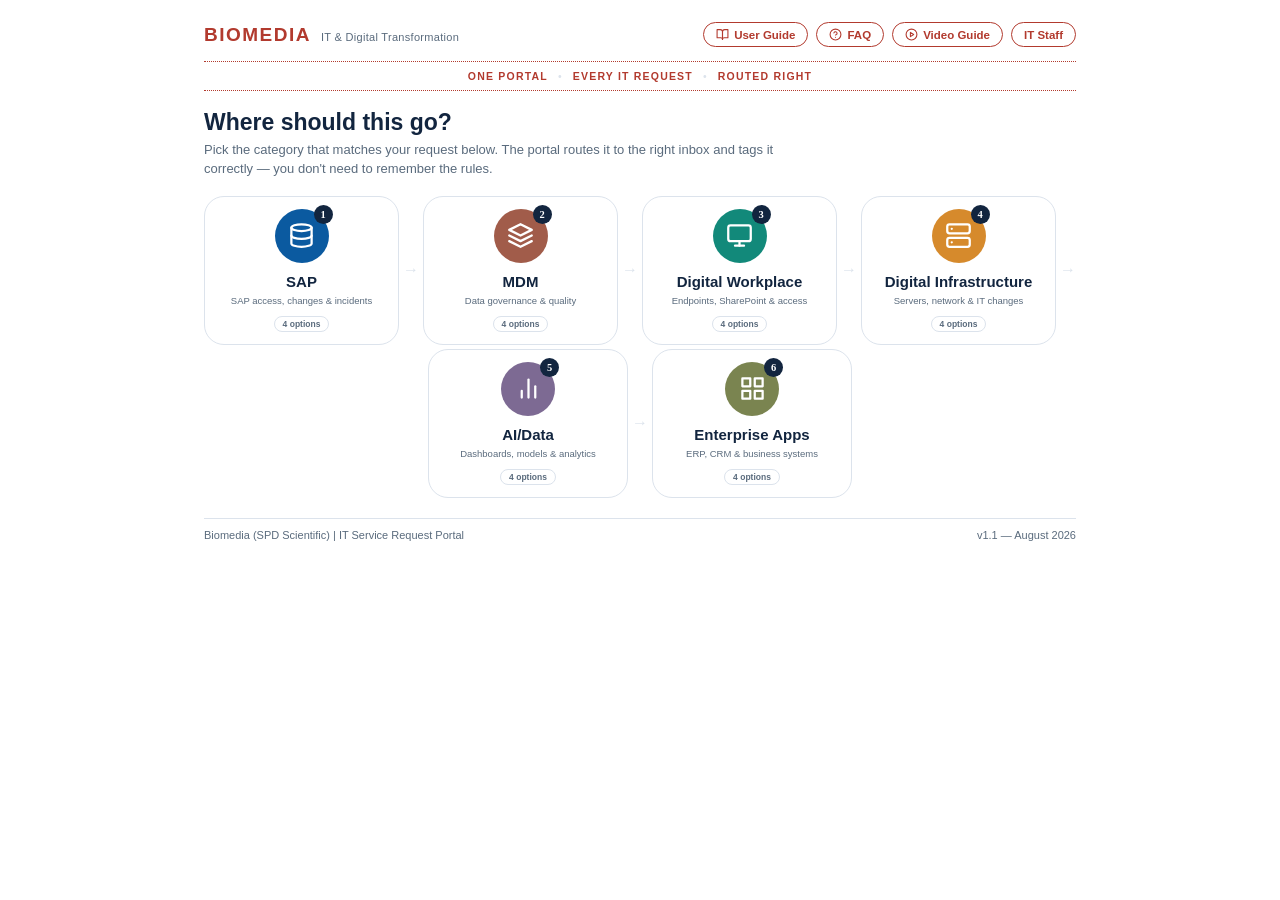
<file: Existing_Portal_Integrated.html>
<!DOCTYPE html>
<html lang="en">
<head>
<meta charset="UTF-8" />
<meta name="viewport" content="width=device-width, initial-scale=1.0" />
<title>IT Service Request Portal — Biomedia</title>
<style>
  :root {
    --cream: #FFFFFF;
    --ink: #12253F;
    --grey: #5A6B7D;
    --border: #DCE3EC;
    --red: #B23A2E;
    --red-light: #F0B8AE;
    --red-pale: #FBEDEA;
    --amber: #D68A2C;
    --blue: #0B5AA0;
    --teal: #12897A;
    --plum: #7D6A93;
    --olive: #7A8450;
    --terracotta: #A15C4A;
    --white: #FFFFFF;
  }

  * { box-sizing: border-box; }

  body {
    margin: 0;
    background: var(--cream);
    color: var(--ink);
    font-family: 'Helvetica Neue', Arial, Helvetica, sans-serif;
    -webkit-font-smoothing: antialiased;
  }

  .wrap {
    max-width: min(920px, 94vw);
    margin: 0 auto;
    padding: clamp(14px, 3vw, 22px) clamp(14px, 4vw, 24px) 40px;
  }

  .scale-container {
    transform-origin: top left;
    width: 100%;
  }

  .brand-header {
    display: flex;
    align-items: center;
    justify-content: space-between;
    flex-wrap: wrap;
    gap: 10px;
    margin-bottom: 14px;
  }

  .brand-header-left {
    display: flex;
    align-items: baseline;
    gap: 10px;
  }

  .brand-header-links {
    display: flex;
    gap: 8px;
  }

  .header-link {
    display: inline-flex;
    align-items: center;
    gap: 5px;
    font-size: 11.5px;
    font-weight: bold;
    color: var(--red);
    text-decoration: none;
    border: 1.3px solid var(--red);
    border-radius: 20px;
    padding: 5px 12px;
    transition: background 0.15s ease, color 0.15s ease;
    white-space: nowrap;
  }

  .header-link svg {
    width: 13px;
    height: 13px;
  }

  .header-link:hover {
    background: var(--red);
    color: var(--white);
  }

  .brand-word {
    font-family: 'Helvetica Neue', Arial, sans-serif;
    font-weight: 800;
    font-size: 19px;
    letter-spacing: 1.5px;
    color: var(--red);
  }

  .brand-sub {
    font-size: 11px;
    color: var(--grey);
    letter-spacing: 0.3px;
  }

  .tagline-banner {
    display: flex;
    align-items: center;
    justify-content: center;
    gap: 10px;
    flex-wrap: wrap;
    padding: 8px 12px;
    margin-bottom: 18px;
    border-top: 1px dotted var(--red);
    border-bottom: 1px dotted var(--red);
    font-size: 10.5px;
    font-weight: bold;
    letter-spacing: 1.2px;
    color: var(--red);
  }

  .tagline-banner .dot {
    color: var(--border);
    font-weight: normal;
  }

  h1 {
    font-family: 'Helvetica Neue', Arial, sans-serif;
    font-size: 23px;
    line-height: 1.15;
    margin: 0 0 6px;
    font-weight: 700;
    color: var(--ink);
  }

  .subtitle {
    color: var(--grey);
    font-size: 13px;
    line-height: 1.4;
    max-width: 620px;
    margin-bottom: 18px;
  }

  .step-label {
    font-size: 10px;
    font-weight: bold;
    letter-spacing: 1px;
    color: var(--grey);
    text-transform: uppercase;
    margin: 16px 0 8px;
    display: flex;
    align-items: center;
    gap: 10px;
  }

  .step-label .num {
    width: 20px;
    height: 20px;
    border-radius: 50%;
    background: var(--ink);
    color: var(--white);
    font-size: 11px;
    display: inline-flex;
    align-items: center;
    justify-content: center;
    font-family: Georgia, serif;
  }

  /* Category cards */
  /* Icon flow row */
  .flow-row {
    display: flex;
    flex-wrap: wrap;
    align-items: stretch;
    justify-content: center;
    gap: 4px;
    margin-bottom: 18px;
  }

  .step-card {
    flex: 1 1 176px;
    max-width: 200px;
    background: var(--white);
    border: 1.5px solid var(--border);
    border-radius: 20px;
    padding: 12px 10px;
    cursor: pointer;
    text-align: center;
    transition: box-shadow 0.15s ease, border-color 0.15s ease;
    position: relative;
  }

  .step-card:hover {
    box-shadow: 0 3px 14px rgba(11,90,160,0.10);
  }

  .step-card.active {
    border-color: var(--step-accent, var(--red));
    box-shadow: 0 0 0 2px var(--step-accent, var(--red));
    background: var(--red-pale);
  }

  .step-badge {
    width: 54px;
    height: 54px;
    border-radius: 50%;
    background: var(--step-accent, var(--red));
    display: flex;
    align-items: center;
    justify-content: center;
    margin: 0 auto 10px;
    position: relative;
  }

  .step-badge svg {
    width: 27px;
    height: 27px;
  }

  .step-num {
    position: absolute;
    top: -4px;
    right: -4px;
    width: 19px;
    height: 19px;
    border-radius: 50%;
    background: var(--ink);
    color: var(--white);
    font-size: 10.5px;
    font-weight: bold;
    display: flex;
    align-items: center;
    justify-content: center;
    font-family: Georgia, serif;
  }

  .step-title {
    font-size: 15px;
    font-weight: bold;
    color: var(--ink);
    margin-bottom: 3px;
    line-height: 1.25;
  }

  .step-desc {
    font-size: 9.5px;
    color: var(--grey);
    line-height: 1.3;
    margin-bottom: 6px;
  }

  .step-count {
    display: inline-block;
    font-size: 8.5px;
    font-weight: bold;
    padding: 2px 8px;
    border-radius: 20px;
    background: var(--cream);
    color: var(--grey);
    border: 1px solid var(--border);
  }

  .arrow-connector {
    display: flex;
    align-items: center;
    justify-content: center;
    color: var(--border);
    font-size: 16px;
    flex: 0 0 14px;
  }

  @media (max-width: 700px) {
    .arrow-connector { display: none; }
  }

  /* Small phones: tighten the header, tagline, and step cards further */
  @media (max-width: 480px) {
    .brand-word { font-size: 16px; }
    .brand-sub { font-size: 9.5px; }
    .tagline-banner {
      font-size: 8.5px;
      gap: 6px;
      padding: 6px 8px;
    }
    h1 { font-size: 19px; }
    .subtitle { font-size: 12px; }
    .step-card { flex-basis: 45%; max-width: none; }
    .step-title { font-size: 13px; }
    .step-desc { font-size: 8.5px; }
    .copy-row { grid-template-columns: 44px 1fr auto; }
    .copy-row-label { font-size: 9.5px; }
  }

  .detail-panel {
    background: var(--white);
    border: 1.5px solid var(--border);
    border-radius: 6px;
    padding: 14px;
    margin-bottom: 18px;
  }

  .detail-panel-heading {
    font-size: 12px;
    font-weight: bold;
    color: var(--grey);
    text-transform: uppercase;
    letter-spacing: 0.5px;
    margin-bottom: 10px;
  }

  .cat-grid {
    display: grid;
    grid-template-columns: repeat(2, 1fr);
    gap: 6px;
  }

  @media (max-width: 640px) {
    .cat-grid { grid-template-columns: 1fr; }
  }

  .cat-card {
    background: var(--white);
    border: 1.5px solid var(--border);
    border-left: 5px solid var(--cat-accent, var(--ink));
    border-radius: 4px;
    padding: 6px 30px 6px 10px;
    cursor: pointer;
    transition: box-shadow 0.15s ease, transform 0.1s ease;
    position: relative;
  }

  .cat-card:hover {
    box-shadow: 0 3px 14px rgba(33,28,24,0.08);
  }

  .cat-card.selected {
    box-shadow: 0 0 0 2px var(--cat-accent, var(--ink));
  }

  .cat-card .cat-title {
    font-weight: bold;
    font-size: 12.5px;
    margin-bottom: 2px;
    line-height: 1.25;
  }

  .cat-card .cat-desc {
    font-size: 10.5px;
    color: var(--grey);
    line-height: 1.3;
    margin-bottom: 5px;
    display: -webkit-box;
    -webkit-line-clamp: 1;
    -webkit-box-orient: vertical;
    overflow: hidden;
  }

  .cat-card .cat-meta {
    display: flex;
    gap: 5px;
    flex-wrap: wrap;
  }

  .pill {
    display: inline-block;
    font-size: 9px;
    font-weight: bold;
    padding: 2px 7px;
    border-radius: 20px;
    background: var(--cream);
    color: var(--ink);
    border: 1px solid var(--border);
  }

  .cat-card .check {
    position: absolute;
    top: 9px;
    right: 9px;
    width: 15px;
    height: 15px;
    border-radius: 50%;
    border: 1.5px solid var(--border);
    background: var(--white);
    display: flex;
    align-items: center;
    justify-content: center;
    font-size: 9px;
    color: transparent;
  }

  .cat-card.selected .check {
    background: var(--cat-accent, var(--ink));
    border-color: var(--cat-accent, var(--ink));
    color: var(--white);
  }

  /* Form section */
  .form-panel {
    background: var(--white);
    border: 1.5px solid var(--border);
    border-radius: 4px;
    padding: 26px 28px 28px;
    display: none;
  }

  .form-panel.visible { display: block; }

  .field {
    margin-bottom: 18px;
  }

  .field label {
    display: block;
    font-size: 12px;
    font-weight: bold;
    margin-bottom: 6px;
    color: var(--ink);
  }

  .field .hint {
    font-size: 11px;
    color: var(--grey);
    font-weight: normal;
    margin-left: 4px;
  }

  .field input[type=text],
  .field input[type=email],
  .field select,
  .field textarea {
    width: 100%;
    border: 1.5px solid var(--border);
    border-radius: 3px;
    padding: 10px 12px;
    font-family: Arial, sans-serif;
    font-size: 13.5px;
    color: var(--ink);
    background: var(--cream);
  }

  .field input:focus,
  .field select:focus,
  .field textarea:focus {
    outline: 2px solid var(--red);
    outline-offset: 1px;
    background: var(--white);
  }

  .field textarea {
    min-height: 120px;
    resize: vertical;
    line-height: 1.5;
  }

  .row2 {
    display: grid;
    grid-template-columns: 1fr 1fr;
    gap: 16px;
  }

  @media (max-width: 640px) {
    .row2 { grid-template-columns: 1fr; }
  }

  .template-note {
    font-size: 11.5px;
    color: var(--grey);
    font-style: italic;
    margin-top: -8px;
    margin-bottom: 18px;
  }

  .template-link-banner {
    background: var(--ink);
    border-left: 5px solid var(--red);
    border-radius: 4px;
    padding: 14px 16px;
    margin: -6px 0 18px;
    color: var(--white);
  }

  .template-link-banner .tlb-title {
    font-size: 13px;
    font-weight: bold;
    margin-bottom: 4px;
  }

  .template-link-banner .tlb-desc {
    font-size: 12px;
    color: var(--blue-light, #cfd8e3);
    margin-bottom: 10px;
    line-height: 1.4;
  }

  .template-link-banner a.tlb-btn {
    display: inline-block;
    background: var(--red);
    color: var(--white);
    text-decoration: none;
    font-size: 12.5px;
    font-weight: bold;
    padding: 8px 16px;
    border-radius: 3px;
  }

  .template-link-banner a.tlb-btn:hover {
    background: #9a3126;
  }

  /* routing preview */
  .routing-banner {
    background: var(--ink);
    border-radius: 4px;
    padding: 14px 18px;
    margin-bottom: 22px;
    display: flex;
    align-items: center;
    gap: 14px;
    border-left: 5px solid var(--red);
  }

  .routing-banner .rb-label {
    font-size: 10px;
    font-weight: bold;
    letter-spacing: 1px;
    color: var(--red-light);
    white-space: nowrap;
  }

  .routing-banner .rb-detail {
    font-size: 13px;
    color: var(--white);
    line-height: 1.5;
  }

  .routing-banner .rb-detail b { color: var(--white); }

  .submit-btn {
    background: var(--red);
    color: var(--white);
    border: none;
    border-radius: 3px;
    padding: 13px 26px;
    font-size: 14px;
    font-weight: bold;
    cursor: pointer;
    font-family: Arial, sans-serif;
    transition: background 0.15s ease;
  }

  .submit-btn:hover { background: #9a3126; }

  .submit-btn:disabled {
    background: var(--border);
    color: var(--grey);
    cursor: not-allowed;
  }

  .footer-note {
    font-size: 11px;
    color: var(--grey);
    margin-top: 12px;
    line-height: 1.5;
  }

  .fallback-link {
    margin-top: 14px;
    padding: 12px 14px;
    background: var(--cream);
    border: 1px dashed var(--border);
    border-radius: 3px;
    font-size: 12.5px;
    color: var(--ink);
  }

  .fallback-link a {
    color: var(--red);
    font-weight: bold;
    text-decoration: none;
  }

  .fallback-link a:hover { text-decoration: underline; }

  .attach-field { margin-bottom: 18px; }

  .attach-dropzone {
    border: 1.5px dashed var(--border);
    border-radius: 4px;
    padding: 14px 16px;
    text-align: center;
    cursor: pointer;
    background: var(--cream);
    transition: border-color 0.15s ease, background 0.15s ease;
  }

  .attach-dropzone:hover,
  .attach-dropzone.dragover {
    border-color: var(--red);
    background: var(--red-pale);
  }

  .attach-dropzone .attach-btn-label {
    font-size: 13px;
    font-weight: bold;
    color: var(--red);
  }

  .attach-dropzone .attach-btn-sub {
    font-size: 11px;
    color: var(--grey);
    margin-top: 3px;
  }

  .attach-list {
    margin-top: 10px;
    display: flex;
    flex-wrap: wrap;
    gap: 8px;
  }

  .attach-chip {
    display: inline-flex;
    align-items: center;
    gap: 6px;
    background: var(--white);
    border: 1.3px solid var(--border);
    border-radius: 20px;
    padding: 5px 8px 5px 12px;
    font-size: 12px;
    color: var(--ink);
  }

  .attach-chip .attach-chip-size {
    color: var(--grey);
    font-size: 10.5px;
  }

  .attach-chip button {
    border: none;
    background: var(--border);
    color: var(--ink);
    width: 17px;
    height: 17px;
    border-radius: 50%;
    font-size: 11px;
    line-height: 1;
    cursor: pointer;
    display: inline-flex;
    align-items: center;
    justify-content: center;
    padding: 0;
  }

  .attach-chip button:hover { background: var(--red); color: var(--white); }

  .attach-note {
    margin-top: 10px;
    padding: 10px 12px;
    background: #FBEEDD;
    border-left: 4px solid var(--amber);
    border-radius: 3px;
    font-size: 11.5px;
    color: var(--ink);
    line-height: 1.5;
    display: none;
  }

  .copy-panel {
    margin-top: 14px;
    padding: 16px 18px 14px;
    background: var(--cream);
    border: 1px solid var(--border);
    border-radius: 4px;
  }

  .copy-panel-title {
    font-size: 12px;
    font-weight: bold;
    color: var(--ink);
    margin-bottom: 12px;
  }

  .copy-row {
    display: grid;
    grid-template-columns: 64px 1fr auto;
    align-items: center;
    gap: 10px;
    margin-bottom: 8px;
  }

  .copy-row-body {
    align-items: start;
  }

  .copy-row-label {
    font-size: 11px;
    font-weight: bold;
    color: var(--grey);
    text-transform: uppercase;
    letter-spacing: 0.5px;
  }

  .copy-row-value {
    background: var(--white);
    border: 1px solid var(--border);
    border-radius: 3px;
    padding: 8px 10px;
    font-size: 12.5px;
    color: var(--ink);
    overflow-wrap: break-word;
    white-space: pre-wrap;
  }

  .copy-row-value-body {
    max-height: 140px;
    overflow-y: auto;
    line-height: 1.5;
  }

  .copy-btn {
    background: var(--white);
    border: 1.5px solid var(--ink);
    color: var(--ink);
    border-radius: 3px;
    padding: 7px 14px;
    font-size: 11.5px;
    font-weight: bold;
    cursor: pointer;
    font-family: Arial, sans-serif;
    white-space: nowrap;
    transition: background 0.15s ease, color 0.15s ease;
  }

  .copy-btn:hover {
    background: var(--ink);
    color: var(--white);
  }

  .copy-btn.copied {
    background: var(--red);
    border-color: var(--red);
    color: var(--white);
  }

  .copy-panel-note {
    font-size: 11px;
    color: var(--grey);
    margin-top: 10px;
    line-height: 1.5;
  }

  .empty-hint {
    font-size: 13px;
    color: var(--grey);
    font-style: italic;
    padding: 20px 0;
  }

  .top-footer {
    margin-top: 20px;
    padding-top: 10px;
    border-top: 1px solid var(--border);
    display: flex;
    justify-content: space-between;
    font-size: 11px;
    color: var(--grey);
    flex-wrap: wrap;
    gap: 6px;
  }
</style>
</head>
<body>

<div class="wrap">
<div id="scaleContainer" class="scale-container">
  <div class="brand-header">
    <div class="brand-header-left">
      <div class="brand-word">BIOMEDIA</div>
      <div class="brand-sub">IT &amp; Digital Transformation</div>
    </div>
    <div class="brand-header-links">
      <a class="header-link" href="https://spdscientific.sharepoint.com/:b:/r/sites/LIVES-ITS/Media/ITSM/IT_Service_Request_Portal_User%20Guide.pdf?d=w00b9b0962ddc4fdbb6a967f92edc624e&csf=1&web=1&e=NZ3jgQ" target="_blank" rel="noopener">
        <svg viewBox="0 0 24 24" fill="none" stroke="currentColor" stroke-width="2" stroke-linecap="round" stroke-linejoin="round"><path d="M2 3h6a4 4 0 0 1 4 4v14a3 3 0 0 0-3-3H2z"></path><path d="M22 3h-6a4 4 0 0 0-4 4v14a3 3 0 0 1 3-3h7z"></path></svg>
        User Guide
      </a>
      <a class="header-link" href="https://spdscientific.sharepoint.com/:b:/r/sites/LIVES-ITS/Media/ITSM/IT_Service_Request_Portal_FAQ.pdf?d=wb27dc9095c5c410bb5f6c102351e28da&csf=1&web=1&e=HhQZyW" target="_blank" rel="noopener">
        <svg viewBox="0 0 24 24" fill="none" stroke="currentColor" stroke-width="2" stroke-linecap="round" stroke-linejoin="round"><circle cx="12" cy="12" r="10"></circle><path d="M9.09 9a3 3 0 0 1 5.83 1c0 2-3 3-3 3"></path><line x1="12" y1="17" x2="12.01" y2="17"></line></svg>
        FAQ
      </a>
      <a class="header-link" href="https://spdscientific.sharepoint.com/:v:/r/sites/LIVES-ITS/Media/ITSM/ITSM_BM.mp4?d=w958c4c51c85c4f5aa1169e3d94883588&csf=1&web=1&e=CHfJL2" target="_blank" rel="noopener">
        <svg viewBox="0 0 24 24" fill="none" stroke="currentColor" stroke-width="2" stroke-linecap="round" stroke-linejoin="round"><circle cx="12" cy="12" r="10"></circle><polygon points="10 8 16 12 10 16 10 8"></polygon></svg>
        Video Guide
      </a>
      <a class="header-link" href="/admin.html">IT Staff</a>
    </div>
  </div>

  <div class="tagline-banner">
    <span>ONE PORTAL</span><span class="dot">&bull;</span><span>EVERY IT REQUEST</span><span class="dot">&bull;</span><span>ROUTED RIGHT</span>
  </div>

  <h1>Where should this go?</h1>
  <div class="subtitle">Pick the category that matches your request below. The portal routes it to the right inbox and tags it correctly — you don't need to remember the rules.</div>

  <div class="flow-row" id="flowRow"></div>

  <div class="detail-panel" id="detailPanel" style="display:none;"></div>
</div>

  <div id="formSection" style="display:none;">
    <div class="step-label"><span class="num">2</span> Tell us more</div>



    <div class="routing-banner" id="routingBanner"></div>

    <div class="form-panel visible" id="formPanel">

      <div id="templateField" style="display:none;" class="field">
        <label>Start from a template <span class="hint">(optional — fills in the description below)</span></label>
        <select id="templateSelect">
          <option value="">— Select a template —</option>
        </select>
        <div class="template-note">More templates will be added here over time.</div>
      </div>

      <div id="templateLinkBanner" class="template-link-banner" style="display:none;"></div>

      <div class="row2">
        <div class="field">
          <label>Your name</label>
          <input type="text" id="reqName" placeholder="e.g. Jane Tan" />
        </div>
        <div class="field">
          <label>Your email</label>
          <input type="email" id="reqEmail" placeholder="jane.tan@biomediaholdings.com" />
        </div>
      </div>

      <div class="row2">
        <div class="field">
          <label>Entity / location</label>
          <select id="reqEntity">
            <option value="">— Select —</option>
            <option>Singapore</option>
            <option>Malaysia</option>
            <option>Thailand</option>
            <option>Vietnam</option>
            <option>Other / Group</option>
          </select>
        </div>
        <div class="field">
          <label>Department</label>
          <input type="text" id="reqDept" placeholder="e.g. Finance, Sales, Warehouse" />
        </div>
      </div>

      <div id="approvalField" style="display:none;">
        <div class="row2">
          <div class="field">
            <label>Approval Name, Title <span class="hint">(required)</span></label>
            <input type="text" id="reqApprovalName" placeholder="e.g. John Smith, IT HOD" />
          </div>
          <div class="field">
            <label>Approval Email <span class="hint">(required)</span></label>
            <input type="email" id="reqApprovalEmail" placeholder="e.g. john.smith@biomediaholdings.com" />
          </div>
        </div>
      </div>

      <div class="field" id="priorityField" style="display:none;">
        <label>Priority <span class="hint" id="priorityHint">(not sure? the pre-selected default is fine — IT will re-prioritize if needed)</span></label>
        <select id="reqPriority"></select>
      </div>

      <div class="field">
        <label>Subject <span class="hint">(this becomes the email subject line — the tag is pre-filled for you)</span></label>
        <input type="text" id="reqSummary" placeholder="e.g. Request access to shared drive" />
      </div>

      <div class="field">
        <label>Description</label>
        <textarea id="reqDescription" placeholder="What do you need, and any relevant details (system, urgency, business impact)..."></textarea>
      </div>

      <div class="field attach-field">
        <label>Attachments <span class="hint">(optional — screenshots, forms, documents)</span></label>
        <div class="attach-dropzone" id="attachDropzone">
          <div class="attach-btn-label">＋ Choose files</div>
          <div class="attach-btn-sub">or drag and drop here</div>
        </div>
        <input type="file" id="reqAttachments" multiple style="display:none;" />
        <div class="attach-list" id="attachList"></div>
        <div class="attach-note" id="attachNote">
          <b>Heads up:</b> email links can't attach files automatically. When your email opens, manually attach the file(s) listed above before sending — they're also listed in the email body as a reminder.
        </div>
      </div>

      <button class="submit-btn" id="submitBtn">Submit ticket →</button>
      <div class="footer-note">Your request is saved immediately and automatically assigned to the appropriate IT support group.</div>
      <div class="fallback-link" id="fallbackLink" style="display:none;"></div>

      <div class="copy-panel" id="copyPanel" style="display:none;">
        <div class="copy-panel-title">Didn't open? Copy these into a new email instead</div>
        <div class="copy-row">
          <div class="copy-row-label">To</div>
          <div class="copy-row-value" id="copyTo"></div>
          <button class="copy-btn" data-target="copyTo">Copy</button>
        </div>
        <div class="copy-row" id="copyCcRow" style="display:none;">
          <div class="copy-row-label">CC</div>
          <div class="copy-row-value" id="copyCc"></div>
          <button class="copy-btn" data-target="copyCc">Copy</button>
        </div>
        <div class="copy-row">
          <div class="copy-row-label">Subject</div>
          <div class="copy-row-value" id="copySubject"></div>
          <button class="copy-btn" data-target="copySubject">Copy</button>
        </div>
        <div class="copy-row copy-row-body">
          <div class="copy-row-label">Body</div>
          <div class="copy-row-value copy-row-value-body" id="copyBody"></div>
          <button class="copy-btn" data-target="copyBody">Copy</button>
        </div>
        <div class="copy-panel-note" id="copyPanelNote">In Outlook: click New Email, then paste each field in — To, Subject, and Body.</div>
      </div>
    </div>
  </div>

  <div class="top-footer">
    <span>Biomedia (SPD Scientific) | IT Service Request Portal</span>
    <span>v1.1 — August 2026</span>
  </div>
</div>

<script>
  // ============================================================
  // CONFIG — edit here to change routing, tags, or destinations
  // ============================================================
  const CATEGORIES = [
    {
      id: "sap-request",
      kind: "request",
      group: "SAP-related",
      accent: "var(--blue)",
      title: "SAP – Request",
      desc: "New SAP access, reports, or standard asks — Project will triage.",
      pills: ["itsupport@biomediaholdings.com", "Project team"],
      to: "itsupport@biomediaholdings.com",
      subjectTag: "SAP-Request",
      requiresApproval: true,
    },
    {
      id: "sap-change",
      kind: "change",
      group: "SAP-related",
      accent: "var(--blue)",
      title: "SAP – Change",
      desc: "Changes to SAP configuration, workflows, or modules — Project will triage.",
      pills: ["itsupport@biomediaholdings.com", "Project team"],
      to: "itsupport@biomediaholdings.com",
      subjectTag: "SAP-Change",
      requiresApproval: true,
    },
    {
      id: "sap-incident",
      kind: "incident",
      group: "SAP-related",
      accent: "var(--blue)",
      title: "SAP – Incident",
      desc: "Something in SAP is broken or not working — Project will triage.",
      pills: ["itsupport@biomediaholdings.com", "Project team"],
      to: "itsupport@biomediaholdings.com",
      subjectTag: "SAP-Incident",
    },
    {
      id: "sap-nonstd",
      kind: "change-request",
      group: "SAP-related",
      accent: "var(--blue)",
      title: "SAP – Non-Standard Change/Request",
      desc: "An SAP change or request that isn't standard and needs assessment or judgement.",
      pills: ["itsupport@biomediaholdings.com", "Project team"],
      to: "itsupport@biomediaholdings.com",
      subjectTag: "SAP-Non-Std-Change-Request",
      requiresApproval: true,
    },
    {
      id: "data-request",
      kind: "request",
      group: "AI/Data",
      accent: "var(--plum)",
      title: "AI/Data – Standard Request",
      desc: "New AI/Data access, reports, dashboards, or other standard asks that don't require a system change.",
      pills: ["itsupport@biomediaholdings.com", "P4 · 2 weeks min."],
      to: "itsupport@biomediaholdings.com",
      subjectTag: "AI-Data-Standard-Request",
      requiresApproval: true,
    },
    {
      id: "data-change",
      kind: "change",
      group: "AI/Data",
      accent: "var(--plum)",
      title: "AI/Data – Standard Change",
      desc: "Changes to dashboards, data pipelines, models, or AI/analytics tooling.",
      pills: ["itsupport@biomediaholdings.com", "P3 · 3–5 working days"],
      to: "itsupport@biomediaholdings.com",
      subjectTag: "AI-Data-Standard-Change",
      requiresApproval: true,
    },
    {
      id: "data-incident",
      kind: "incident",
      group: "AI/Data",
      accent: "var(--plum)",
      title: "AI/Data incident",
      desc: "A dashboard, pipeline, model, or AI/analytics tool that's broken or not working.",
      pills: ["itsupport@biomediaholdings.com", "P3 · 3–5 working days"],
      to: "itsupport@biomediaholdings.com",
      subjectTag: "AI-Data-Incident",
    },
    {
      id: "data-nonstd",
      kind: "change-request",
      group: "AI/Data",
      accent: "var(--plum)",
      title: "AI/Data – Non-standard Change/Request",
      desc: "A data/AI change or request that isn't standard and needs assessment or judgement.",
      pills: ["itsupport@biomediaholdings.com", "P4 · 2 weeks min."],
      to: "itsupport@biomediaholdings.com",
      subjectTag: "AI-Data-Non-Std-Change-Request",
      requiresApproval: true,
    },
    {
      id: "ea-request",
      kind: "request",
      group: "Enterprise Applications",
      accent: "var(--olive)",
      title: "Enterprise Applications – Standard Request",
      desc: "New access, reports, or standard asks for enterprise applications (e.g. ERP, CRM, Finance systems) that don't require a system change.",
      pills: ["itsupport@biomediaholdings.com", "P4 · 2 weeks min."],
      to: "itsupport@biomediaholdings.com",
      subjectTag: "EA-Standard-Request",
      requiresApproval: true,
    },
    {
      id: "ea-change",
      kind: "change",
      group: "Enterprise Applications",
      accent: "var(--olive)",
      title: "Enterprise Applications – Standard Change",
      desc: "Changes to enterprise application configuration, workflows, or modules.",
      pills: ["itsupport@biomediaholdings.com", "P3 · 3–5 working days"],
      to: "itsupport@biomediaholdings.com",
      subjectTag: "EA-Standard-Change",
      requiresApproval: true,
    },
    {
      id: "ea-incident",
      kind: "incident",
      group: "Enterprise Applications",
      accent: "var(--olive)",
      title: "Enterprise Applications incident",
      desc: "An enterprise application (ERP, CRM, Finance, etc.) that's broken or not working.",
      pills: ["itsupport@biomediaholdings.com", "P3 · 3–5 working days"],
      to: "itsupport@biomediaholdings.com",
      subjectTag: "EA-Incident",
    },
    {
      id: "ea-nonstd",
      kind: "change-request",
      group: "Enterprise Applications",
      accent: "var(--olive)",
      title: "Enterprise Applications – Non-standard Change/Request",
      desc: "An enterprise application change or request that isn't standard and needs assessment or judgement.",
      pills: ["itsupport@biomediaholdings.com", "P4 · 2 weeks min."],
      to: "itsupport@biomediaholdings.com",
      subjectTag: "EA-Non-Std-Change-Request",
      requiresApproval: true,
    },
    {
      id: "std-request",
      kind: "request",
      group: "Digital Infrastructure (Standard + Non-standard)",
      accent: "var(--amber)",
      title: "Standard Digital Infrastructure Request",
      desc: "A routine, pre-approved request — e.g. password reset, standard access, standard software install.",
      pills: ["itsupport@biomediaholdings.com", "P4 · 2 weeks min."],
      to: "itsupport@biomediaholdings.com",
      subjectTag: "STD-Request",
      requiresApproval: true,
    },
    {
      id: "std-change",
      kind: "change",
      group: "Digital Infrastructure (Standard + Non-standard)",
      accent: "var(--amber)",
      title: "Standard Digital Infrastructure Change",
      desc: "A routine, pre-approved change to an existing system or configuration — already on the standard list.",
      pills: ["itsupport@biomediaholdings.com", "P3 · 3–5 working days"],
      to: "itsupport@biomediaholdings.com",
      subjectTag: "STD-Change",
      requiresApproval: true,
    },
    {
      id: "it-nonstd",
      kind: "change-request",
      group: "Digital Infrastructure (Standard + Non-standard)",
      accent: "var(--ink)",
      title: "Non-standard Digital Infrastructure Change/Request",
      desc: "A change or request that isn't on the standard list and needs assessment or judgement.",
      pills: ["itsupport@biomediaholdings.com", "P4 · 2 weeks min."],
      to: "itsupport@biomediaholdings.com",
      subjectTag: "Non-Std-Change-Request",
      requiresApproval: true,
    },
    {
      id: "it-incident",
      kind: "incident",
      group: "Digital Infrastructure (Standard + Non-standard)",
      accent: "var(--red)",
      title: "Digital Infrastructure Incident",
      desc: "Something is broken or not working — hardware, network, access, application errors.",
      pills: ["itsupport@biomediaholdings.com", "P1–P4 by severity"],
      to: "itsupport@biomediaholdings.com",
      subjectTag: "Digital-Infrastructure-Incident",
    },
    {
      id: "dw-request",
      kind: "request",
      group: "Digital Workplace",
      accent: "var(--teal)",
      title: "Digital Workplace – Standard Request",
      desc: "New endpoint, SharePoint, or workplace-tooling access/setup requests.",
      pills: ["itsupport@biomediaholdings.com", "P4 · 2 weeks min."],
      to: "itsupport@biomediaholdings.com",
      subjectTag: "DW-Standard-Request",
      requiresApproval: true,
    },
    {
      id: "dw-change",
      kind: "change",
      group: "Digital Workplace",
      accent: "var(--teal)",
      title: "Digital Workplace – Standard Change",
      desc: "Endpoint, SharePoint, identity/access, or workplace-tooling changes.",
      pills: ["itsupport@biomediaholdings.com", "P3 · 3–5 working days"],
      to: "itsupport@biomediaholdings.com",
      subjectTag: "DW-Standard-Change",
      requiresApproval: true,
    },
    {
      id: "dw-incident",
      kind: "incident",
      group: "Digital Workplace",
      accent: "var(--teal)",
      title: "Digital Workplace incident",
      desc: "Endpoint, SharePoint, or identity/access issue that's broken or not working.",
      pills: ["itsupport@biomediaholdings.com", "P3 · 3–5 working days"],
      to: "itsupport@biomediaholdings.com",
      subjectTag: "DW-Incident",
    },
    {
      id: "dw-nonstd",
      kind: "change-request",
      group: "Digital Workplace",
      accent: "var(--teal)",
      title: "Digital Workplace – Non-standard Change/Request",
      desc: "A workplace change or request that isn't standard and needs assessment or judgement.",
      pills: ["itsupport@biomediaholdings.com", "P4 · 2 weeks min."],
      to: "itsupport@biomediaholdings.com",
      subjectTag: "DW-Non-Std-Change-Request",
      requiresApproval: true,
    },
    {
      id: "mdm-request",
      kind: "request",
      group: "MDM-related",
      accent: "var(--terracotta)",
      title: "MDM – Standard Request",
      desc: "New master data record creation, access, or other standard master data asks (e.g. customer, vendor, product master).",
      pills: ["itsupport@biomediaholdings.com", "P4 · 2 weeks min."],
      to: "itsupport@biomediaholdings.com",
      subjectTag: "MDM-Standard-Request",
      requiresApproval: true,
    },
    {
      id: "mdm-change",
      kind: "change",
      group: "MDM-related",
      accent: "var(--terracotta)",
      title: "MDM – Standard Change",
      desc: "Changes to master data governance rules, hierarchies, or master data configuration.",
      pills: ["itsupport@biomediaholdings.com", "P3 · 3–5 working days"],
      to: "itsupport@biomediaholdings.com",
      subjectTag: "MDM-Standard-Change",
      requiresApproval: true,
    },
    {
      id: "mdm-incident",
      kind: "incident",
      group: "MDM-related",
      accent: "var(--terracotta)",
      title: "MDM incident",
      desc: "A master data record, sync, or MDM platform issue that's broken or not working.",
      pills: ["itsupport@biomediaholdings.com", "P3 · 3–5 working days"],
      to: "itsupport@biomediaholdings.com",
      subjectTag: "MDM-Incident",
    },
    {
      id: "mdm-nonstd",
      kind: "change-request",
      group: "MDM-related",
      accent: "var(--terracotta)",
      title: "MDM – Non-standard Change/Request",
      desc: "A master data change or request that isn't standard and needs assessment or judgement.",
      pills: ["itsupport@biomediaholdings.com", "P4 · 2 weeks min."],
      to: "itsupport@biomediaholdings.com",
      subjectTag: "MDM-Non-Std-Change-Request",
      requiresApproval: true,
    },
  ];

  // Order groups appear in on the page.
  const GROUP_ORDER = [
    "SAP-related",
    "MDM-related",
    "Digital Workplace",
    "Digital Infrastructure (Standard + Non-standard)",
    "AI/Data",
    "Enterprise Applications",
  ];

  // Templates only apply to "std-request" for now.
  // Add more entries here as you define them — id/label/body only.
  // To add templates for another category, add a new key (e.g. "std-change": [...]).
  const TEMPLATES = {
    "std-request": [
      {
        id: "password-reset",
        label: "Password reset",
        body: "System/account: \nUsername: \nReason for reset: "
      },
      {
        id: "new-user",
        label: "New user account setup",
        body: "New starter name: \nDepartment: \nStart date: \nSystems/access needed: "
      },
      {
        id: "software-install",
        label: "Standard software install",
        body: "Software name: \nVersion (if known): \nBusiness justification: "
      },
    ],
    "dw-request": [
      {
        id: "new-laptop",
        label: "New laptop request",
        // No body — this template routes to the IT User Database instead
        // of filling the Description field. See the "link" property below.
        body: "",
        link: "https://spdscientific.sharepoint.com/:l:/r/sites/LIVES-ITS/Lists/IT%20User%20Database?e=4xvqvl",
        linkLabel: "IT User Database",
      },
    ],
  };

  // Auto-filled into the Description field, based on the selected
  // category's `kind` (incident / change / request). Edit this text to
  // change the prompt questions for each kind.
  const KIND_TEMPLATES = {
    incident: [
      "1) What is the issue?",
      "[Describe]",
      "",
      "2) Error Message/Screenshot",
      "[Paste the exact error message, or note that a screenshot is attached]",
      "",
      "3) Who is affected?",
      "[Just me / My team / Multiple users / Everyone]",
      "",
      "4) What have you already done?",
      "[e.g. restarted, cleared cache, tried again later]",
      "",
      "5) Business Impact",
      "[e.g. I cannot access the system, and this is preventing me from completing today's report]",
    ].join("\n"),

    change: [
      "1) What is being requested",
      "[Describe]",
      "",
      "2) Why is this needed",
      "[Explain]",
      "",
      "3) Expected Outcome",
      "[Describe]",
      "",
      "4) Who is impacted?",
      "[Just me / My team / Everyone]",
      "",
      "5) Any additional details, documents, screenshots",
      "[Attach or describe]",
      "",
      "6) Impact if not implemented",
      "[e.g. I cannot ...]",
    ].join("\n"),

    request: [
      "1) What do you need",
      "[Describe]",
      "",
      "2) Why do you need it (business reason)",
      "[Explain]",
      "",
      "3) Who is this request for?",
      "[Myself / Another user / Team / Multiple users]",
      "",
      "4) Any additional details, documents, screenshots",
      "[Attach or describe]",
      "",
      "5) Impact if not implemented",
      "[e.g. I cannot ...]",
    ].join("\n"),

    "change-request": [
      "1) Is this a Change or a Request?",
      "[Change / Request]",
      "",
      "2) What is being requested/needed",
      "[Describe]",
      "",
      "3) Why is this needed (business reason)",
      "[Explain]",
      "",
      "4) Who is this for / who is impacted?",
      "[Just me / My team / Another user / Everyone]",
      "",
      "5) Any additional details, documents, screenshots",
      "[Attach or describe]",
      "",
      "6) Impact if not implemented",
      "[e.g. I cannot ...]",
    ].join("\n"),
  };

  // Default Priority selected per kind — change this to adjust defaults.
  const KIND_DEFAULT_PRIORITY = {
    incident: "P3",
    change: "P3",
    request: "P4",
    "change-request": "P3",
  };

  const PRIORITY_OPTIONS = ["P1", "P2", "P3", "P4"];

  // ============================================================
  let selectedCategory = null;
  let lastAutoDescription = ""; // tracks auto-inserted text so we don't clobber user edits
  let selectedFiles = []; // { name, size } — tracked separately since mailto can't carry real files

  function formatFileSize(bytes) {
    if (bytes < 1024) return bytes + " B";
    if (bytes < 1024 * 1024) return (bytes / 1024).toFixed(0) + " KB";
    return (bytes / (1024 * 1024)).toFixed(1) + " MB";
  }

  function addAttachedFiles(fileList) {
    Array.from(fileList).forEach(f => {
      if (!selectedFiles.some(sf => sf.name === f.name && sf.size === f.size)) {
        selectedFiles.push({ name: f.name, size: f.size, file: f });
      }
    });
    renderAttachList();
  }

  function renderAttachList() {
    const attachList = document.getElementById("attachList");
    const attachNote = document.getElementById("attachNote");
    attachList.innerHTML = selectedFiles.map((f, i) => `
      <span class="attach-chip">
        \u{1F4CE} ${f.name} <span class="attach-chip-size">(${formatFileSize(f.size)})</span>
        <button type="button" data-idx="${i}" aria-label="Remove ${f.name}">\u00D7</button>
      </span>
    `).join("");
    attachList.querySelectorAll("button").forEach(btn => {
      btn.addEventListener("click", () => {
        selectedFiles.splice(Number(btn.dataset.idx), 1);
        renderAttachList();
      });
    });
    attachNote.style.display = selectedFiles.length ? "block" : "none";
  }

  (function initAttachments() {
    const dropzone = document.getElementById("attachDropzone");
    const input = document.getElementById("reqAttachments");

    dropzone.addEventListener("click", () => input.click());

    input.addEventListener("change", () => {
      addAttachedFiles(input.files);
      input.value = ""; // allow re-selecting the same file later
    });

    dropzone.addEventListener("dragover", (e) => {
      e.preventDefault();
      dropzone.classList.add("dragover");
    });
    dropzone.addEventListener("dragleave", () => {
      dropzone.classList.remove("dragover");
    });
    dropzone.addEventListener("drop", (e) => {
      e.preventDefault();
      dropzone.classList.remove("dragover");
      if (e.dataTransfer && e.dataTransfer.files) addAttachedFiles(e.dataTransfer.files);
    });
  })();

  const prioritySelect = document.getElementById("reqPriority");

  // Rebuilds the Priority dropdown so the correct option is marked
  // "(default)" and pre-selected for the given kind.
  function renderPriorityOptions(defaultP) {
    prioritySelect.innerHTML = PRIORITY_OPTIONS.map(p =>
      `<option value="${p}"${p === defaultP ? " selected" : ""}>${p}${p === defaultP ? " (default)" : ""}</option>`
    ).join("");
    const hintEl = document.getElementById("priorityHint");
    if (hintEl) {
      hintEl.textContent = `(not sure? ${defaultP} is a safe default for this type — IT will re-prioritize if needed)`;
    }
  }
  renderPriorityOptions(KIND_DEFAULT_PRIORITY.incident);

  // Icon SVGs (inline, so the file stays a single self-contained HTML page —
  // no external image files needed for SharePoint hosting).
  const GROUP_ICONS = {
    "SAP-related": '<ellipse cx="12" cy="5" rx="9" ry="3"></ellipse><path d="M21 12c0 1.66-4 3-9 3s-9-1.34-9-3"></path><path d="M3 5v14c0 1.66 4 3 9 3s9-1.34 9-3V5"></path>',
    "AI/Data": '<line x1="18" y1="20" x2="18" y2="10"></line><line x1="12" y1="20" x2="12" y2="4"></line><line x1="6" y1="20" x2="6" y2="14"></line>',
    "Enterprise Applications": '<rect x="3" y="3" width="7" height="7"></rect><rect x="14" y="3" width="7" height="7"></rect><rect x="14" y="14" width="7" height="7"></rect><rect x="3" y="14" width="7" height="7"></rect>',
    "Digital Infrastructure (Standard + Non-standard)": '<rect x="2" y="2" width="20" height="8" rx="2" ry="2"></rect><rect x="2" y="14" width="20" height="8" rx="2" ry="2"></rect><line x1="6" y1="6" x2="6.01" y2="6"></line><line x1="6" y1="18" x2="6.01" y2="18"></line>',
    "Digital Workplace": '<rect x="2" y="3" width="20" height="14" rx="2" ry="2"></rect><line x1="8" y1="21" x2="16" y2="21"></line><line x1="12" y1="17" x2="12" y2="21"></line>',
    "MDM-related": '<polygon points="12 2 2 7 12 12 22 7 12 2"></polygon><polyline points="2 17 12 22 22 17"></polyline><polyline points="2 12 12 17 22 12"></polyline>',
  };

  const GROUP_SHORT_DESC = {
    "SAP-related": "SAP access, changes &amp; incidents",
    "AI/Data": "Dashboards, models &amp; analytics",
    "Enterprise Applications": "ERP, CRM &amp; business systems",
    "Digital Infrastructure (Standard + Non-standard)": "Servers, network &amp; IT changes",
    "Digital Workplace": "Endpoints, SharePoint &amp; access",
    "MDM-related": "Data governance &amp; quality",
  };

  const GROUP_SHORT_TITLE = {
    "SAP-related": "SAP",
    "AI/Data": "AI/Data",
    "Enterprise Applications": "Enterprise Apps",
    "Digital Infrastructure (Standard + Non-standard)": "Digital Infrastructure",
    "Digital Workplace": "Digital Workplace",
    "MDM-related": "MDM",
  };

  const flowRow = document.getElementById("flowRow");
  const detailPanel = document.getElementById("detailPanel");

  GROUP_ORDER.forEach((groupName, i) => {
    const catsInGroup = CATEGORIES.filter(c => c.group === groupName);
    if (!catsInGroup.length) return;

    const step = document.createElement("div");
    step.className = "step-card";
    step.dataset.group = groupName;
    step.style.setProperty("--step-accent", catsInGroup[0].accent);
    step.innerHTML = `
      <div class="step-badge">
        <div class="step-num">${i + 1}</div>
        <svg viewBox="0 0 24 24" fill="none" stroke="white" stroke-width="2" stroke-linecap="round" stroke-linejoin="round">${GROUP_ICONS[groupName] || ""}</svg>
      </div>
      <div class="step-title">${GROUP_SHORT_TITLE[groupName] || groupName}</div>
      <div class="step-desc">${GROUP_SHORT_DESC[groupName] || ""}</div>
      <div class="step-count">${catsInGroup.length} options</div>
    `;
    step.addEventListener("click", () => openGroup(groupName));
    flowRow.appendChild(step);

    if (i < GROUP_ORDER.length - 1) {
      const arrow = document.createElement("div");
      arrow.className = "arrow-connector";
      arrow.textContent = "→";
      flowRow.appendChild(arrow);
    }
  });

  // ---- Auto-fit the browse view (header + step cards + detail panel) to
  // the visible window on load and on resize, so it fits on screen without
  // scrolling regardless of window size. Once the form is revealed (a
  // category has been picked), we stop auto-scaling — the form's height is
  // unbounded/variable, and shrinking it while someone is filling it in
  // would be disruptive. Normal scrolling takes over from there, which is
  // expected behavior for a form.
  const scaleContainer = document.getElementById("scaleContainer");
  let formRevealed = false;
  let fitRAF = null;

  function fitScaleContainer() {
    if (formRevealed || !scaleContainer) return;
    scaleContainer.style.transform = "none";
    scaleContainer.style.marginBottom = "0px";
    const naturalHeight = scaleContainer.scrollHeight;

    // Measure the space taken by everything after the scale container
    // (footer + wrap's own bottom padding) using element offsets rather
    // than document.scrollHeight — the latter clamps to the viewport
    // height when content already fits, which breaks the "chrome" math.
    const footer = document.querySelector(".top-footer");
    const wrap = document.querySelector(".wrap");
    let afterHeight = 40; // fallback
    if (footer && wrap) {
      const wrapPaddingBottom = parseFloat(getComputedStyle(wrap).paddingBottom) || 0;
      const containerBottom = scaleContainer.offsetTop + naturalHeight;
      const footerBottom = footer.offsetTop + footer.offsetHeight;
      afterHeight = (footerBottom - containerBottom) + wrapPaddingBottom;
    }

    const buffer = 10;
    const availableHeight = Math.max(window.innerHeight - afterHeight - scaleContainer.offsetTop - buffer, 200);
    let scale = Math.min(availableHeight / naturalHeight, 1);
    scale = Math.max(scale, 0.6); // never shrink past 60% — stay legible
    if (scale < 0.999) {
      scaleContainer.style.transform = `scale(${scale})`;
      scaleContainer.style.marginBottom = (naturalHeight * scale - naturalHeight) + "px";
    } else {
      scaleContainer.style.transform = "none";
      scaleContainer.style.marginBottom = "0px";
    }
  }

  function scheduleFit() {
    if (fitRAF) cancelAnimationFrame(fitRAF);
    fitRAF = requestAnimationFrame(fitScaleContainer);
  }

  function resetScaleContainer() {
    formRevealed = true;
    if (scaleContainer) {
      scaleContainer.style.transform = "none";
      scaleContainer.style.marginBottom = "0px";
    }
  }

  window.addEventListener("resize", scheduleFit);
  window.addEventListener("orientationchange", scheduleFit);
  scheduleFit();

  function openGroup(groupName) {
    document.querySelectorAll(".step-card").forEach(el => {
      el.classList.toggle("active", el.dataset.group === groupName);
    });

    const catsInGroup = CATEGORIES.filter(c => c.group === groupName);
    detailPanel.innerHTML = "";
    detailPanel.style.display = "block";

    const heading = document.createElement("div");
    heading.className = "detail-panel-heading";
    heading.textContent = groupName;
    detailPanel.appendChild(heading);

    const grid = document.createElement("div");
    grid.className = "cat-grid";

    catsInGroup.forEach(cat => {
      const card = document.createElement("div");
      card.className = "cat-card";
      card.style.setProperty("--cat-accent", cat.accent);
      card.dataset.id = cat.id;
      card.innerHTML = `
        <div class="check">✓</div>
        <div class="cat-title">${cat.title}</div>
        <div class="cat-desc">${cat.desc}</div>
        <div class="cat-meta">${cat.pills.map(p => `<span class="pill">${p}</span>`).join("")}</div>
      `;
      card.addEventListener("click", () => selectCategory(cat.id));
      grid.appendChild(card);
    });

    detailPanel.appendChild(grid);
    detailPanel.scrollIntoView({ behavior: "smooth", block: "nearest" });
    scheduleFit();
  }

  function selectCategory(id) {
    selectedCategory = CATEGORIES.find(c => c.id === id);
    document.querySelectorAll(".cat-card").forEach(el => {
      el.classList.toggle("selected", el.dataset.id === id);
    });

    document.getElementById("formSection").style.display = "block";
    resetScaleContainer();

    // routing banner
    const rb = document.getElementById("routingBanner");
    const tagText = selectedCategory.subjectTag
      ? `tagged <b>[${selectedCategory.subjectTag}]</b>`
      : `sent untagged`;
    rb.innerHTML = `
      <div class="rb-label">ROUTES TO</div>
      <div class="rb-detail">This will go to <b>${selectedCategory.to}</b>, ${tagText} in the subject line.</div>
    `;

    // pre-fill the Subject field with the category's tag prefix,
    // replacing any prefix left over from a previously selected category
    const summaryInput = document.getElementById("reqSummary");
    const newPrefix = selectedCategory.subjectTag ? `[${selectedCategory.subjectTag}] ` : "";
    const stripped = summaryInput.value.replace(/^\[[^\]]*\]\s*/, "");
    summaryInput.value = newPrefix + stripped;

    // Approval fields — required for all request/change categories (not incidents)
    const approvalField = document.getElementById("approvalField");
    const priorityField = document.getElementById("priorityField");
    const descriptionEl = document.getElementById("reqDescription");

    if (selectedCategory.requiresApproval) {
      approvalField.style.display = "block";
    } else {
      approvalField.style.display = "none";
      document.getElementById("reqApprovalName").value = "";
      document.getElementById("reqApprovalEmail").value = "";
    }

    // Priority + auto-filled description template — every category has a
    // `kind` (incident / change / request), each with its own template and
    // its own default Priority.
    priorityField.style.display = "block";
    const defaultP = KIND_DEFAULT_PRIORITY[selectedCategory.kind];
    renderPriorityOptions(defaultP);

    const template = KIND_TEMPLATES[selectedCategory.kind] || "";
    // Auto-fill the template, but don't overwrite anything the person has
    // already typed (only fill if empty or still holding whatever template
    // was auto-inserted for the previously selected category).
    if (!descriptionEl.value.trim() || descriptionEl.value === lastAutoDescription) {
      descriptionEl.value = template;
      lastAutoDescription = template;
    }


    // template dropdown
    const templateField = document.getElementById("templateField");
    const templateSelect = document.getElementById("templateSelect");
    const templateLinkBanner = document.getElementById("templateLinkBanner");
    const templates = TEMPLATES[id];
    templateLinkBanner.style.display = "none"; // reset whenever category changes
    if (templates && templates.length) {
      templateField.style.display = "block";
      templateSelect.innerHTML = `<option value="">— Select a template —</option>` +
        templates.map(t => `<option value="${t.id}">${t.label}</option>`).join("");
      templateSelect.onchange = () => {
        const t = templates.find(x => x.id === templateSelect.value);
        if (t && t.link) {
          // This template routes to an external system instead of the
          // normal email flow — show a banner with the link, and leave
          // the Description field as-is (nothing to prompt for here).
          templateLinkBanner.style.display = "block";
          templateLinkBanner.innerHTML = `
            <div class="tlb-title">This is handled outside the portal</div>
            <div class="tlb-desc">This is handled through the ${t.linkLabel} instead of email. Click below to submit it there directly.</div>
            <a class="tlb-btn" href="${t.link}" target="_blank" rel="noopener">Open ${t.linkLabel} →</a>
          `;
        } else {
          templateLinkBanner.style.display = "none";
          document.getElementById("reqDescription").value = t ? t.body : "";
        }
      };
    } else {
      templateField.style.display = "none";
      templateSelect.innerHTML = "";
    }

    document.getElementById("formSection").scrollIntoView({ behavior: "smooth", block: "start" });
  }

  document.getElementById("submitBtn").addEventListener("click", () => {
    if (!selectedCategory) return;

    const name = document.getElementById("reqName").value.trim();
    const email = document.getElementById("reqEmail").value.trim();
    const entity = document.getElementById("reqEntity").value.trim();
    const dept = document.getElementById("reqDept").value.trim();
    const approvalName = document.getElementById("reqApprovalName").value.trim();
    const approvalEmail = document.getElementById("reqApprovalEmail").value.trim();
    const summary = document.getElementById("reqSummary").value.trim();
    const description = document.getElementById("reqDescription").value.trim();

    if (!summary) {
      alert("Please add a subject — it becomes the email subject line.");
      return;
    }

    if (selectedCategory.requiresApproval && (!approvalName || !approvalEmail)) {
      alert("This request/change needs an approver's name, title, and email before it can be sent.");
      return;
    }

    // The subject field already carries the category tag prefix (pre-filled
    // on selection and editable). Prepend the selected Priority so it's the
    // very first thing in the subject line.
    const priority = document.getElementById("reqPriority").value;
    const subject = `[${priority}] ${summary}`;

    // Approver's email goes in CC (not the body) so they're actually copied
    // on the thread; their name/title stays in the body as context.
    const cc = selectedCategory.requiresApproval ? approvalEmail : "";

    const bodyLines = [
      `Requestor: ${name || "-"}`,
      `Email: ${email || "-"}`,
      `Entity/Location: ${entity || "-"}`,
      `Department: ${dept || "-"}`,
      ...(selectedCategory.requiresApproval ? [
        `Approval Name, Title: ${approvalName || "-"}`,
      ] : []),
      `Priority: ${priority}`,
      ``,
      `Description:`,
      description || "-",
      ``,
      ...(selectedFiles.length ? [
        `Attachments (please attach these manually before sending):`,
        ...selectedFiles.map(f => `- ${f.name} (${formatFileSize(f.size)})`),
        ``,
      ] : []),
      `— Submitted via IT Service Request Portal`,
    ].join("\n");

    const mailtoParams = [`subject=${encodeURIComponent(subject)}`, `body=${encodeURIComponent(bodyLines)}`];
    if (cc) mailtoParams.splice(0, 0, `cc=${encodeURIComponent(cc)}`);
    const mailto = `mailto:${encodeURIComponent(selectedCategory.to)}?${mailtoParams.join("&")}`;

    openMailto(mailto);

    // Always show a manual fallback link too — some SharePoint embed
    // contexts (iframes) block script-triggered navigation entirely,
    // so a real, user-clicked <a> is the most reliable path.
    const fb = document.getElementById("fallbackLink");
    fb.style.display = "block";
    fb.innerHTML = `Didn't open automatically? <a href="${mailto}" target="_blank" rel="noopener">Click here to open the email</a>.`;

    // Copy-to-clipboard fallback — works even when the iframe/sandbox
    // blocks navigation entirely, since it doesn't require leaving the page.
    document.getElementById("copyTo").textContent = selectedCategory.to;
    const ccRow = document.getElementById("copyCcRow");
    if (cc) {
      document.getElementById("copyCc").textContent = cc;
      ccRow.style.display = "grid";
    } else {
      ccRow.style.display = "none";
    }
    document.getElementById("copySubject").textContent = subject;
    document.getElementById("copyBody").textContent = bodyLines;
    const attachReminder = selectedFiles.length
      ? ` Don't forget to attach: ${selectedFiles.map(f => f.name).join(", ")}.`
      : "";
    document.getElementById("copyPanelNote").textContent = (cc
      ? "In Outlook: click New Email, then paste each field in — To, CC, Subject, and Body."
      : "In Outlook: click New Email, then paste each field in — To, Subject, and Body.") + attachReminder;
    document.getElementById("copyPanel").style.display = "block";
  });

  function copyToClipboard(text, btn) {
    function showCopied() {
      const original = btn.textContent;
      btn.textContent = "Copied";
      btn.classList.add("copied");
      setTimeout(() => {
        btn.textContent = original;
        btn.classList.remove("copied");
      }, 1500);
    }
    if (navigator.clipboard && navigator.clipboard.writeText) {
      navigator.clipboard.writeText(text).then(showCopied).catch(() => fallbackCopy(text, showCopied));
    } else {
      fallbackCopy(text, showCopied);
    }
  }

  function fallbackCopy(text, cb) {
    const ta = document.createElement("textarea");
    ta.value = text;
    ta.style.position = "fixed";
    ta.style.left = "-9999px";
    document.body.appendChild(ta);
    ta.focus();
    ta.select();
    try { document.execCommand("copy"); } catch (e) { /* no-op */ }
    document.body.removeChild(ta);
    cb();
  }

  document.querySelectorAll(".copy-btn").forEach(btn => {
    btn.addEventListener("click", () => {
      const targetEl = document.getElementById(btn.dataset.target);
      copyToClipboard(targetEl.textContent, btn);
    });
  });

  function openMailto(url) {
    // A real, user-initiated anchor click works in more contexts
    // (including sandboxed iframes with allow-popups) than a script
    // assignment to window.location.href.
    const a = document.createElement("a");
    a.href = url;
    a.target = "_blank";
    a.rel = "noopener";
    document.body.appendChild(a);
    a.click();
    document.body.removeChild(a);
  }
</script>

<script>
  // Set this to the URL that employees can reach. For example:
  // window.ITIL_TICKETING_API = "https://itil.example.com/api/tickets";
  // If this portal is served by the Docker application itself, no change is needed.
  const ITIL_TICKETING_API = window.ITIL_TICKETING_API ||
    `${window.location.protocol}//${window.location.host}/api/tickets`;

  // The legacy portal uses different display names from the new service catalogue.
  const ITIL_CATEGORY_MAP = {
    "sap-request": "SAP – Request", "sap-change": "SAP – Change",
    "sap-incident": "SAP – Incident", "sap-nonstd": "SAP – Non-Standard Change/Request",
    "data-request": "AI/Data – Standard Request", "data-change": "AI/Data – Standard Change",
    "data-incident": "AI/Data – Incident", "data-nonstd": "AI/Data – Non-Standard Change/Request",
    "ea-request": "Enterprise Applications – Standard Request", "ea-change": "Enterprise Applications – Standard Change",
    "ea-incident": "Enterprise Applications – Incident", "ea-nonstd": "Enterprise Applications – Non-Standard Change/Request",
    "std-request": "Digital Infrastructure – Standard Request", "std-change": "Digital Infrastructure – Standard Change",
    "it-incident": "Digital Infrastructure – Incident", "it-nonstd": "Digital Infrastructure – Non-Standard Change/Request",
    "dw-request": "Digital Workplace – Standard Request", "dw-change": "Digital Workplace – Standard Change",
    "dw-incident": "Digital Workplace – Incident", "dw-nonstd": "Digital Workplace – Non-Standard Change/Request",
    "mdm-request": "MDM – Standard Request", "mdm-change": "MDM – Standard Change",
    "mdm-incident": "MDM – Incident", "mdm-nonstd": "MDM – Non-Standard Change/Request"
  };

  // Replace the old mailto listener with direct submission to ITIL Lite.
  const legacySubmit = document.getElementById("submitBtn");
  const directSubmit = legacySubmit.cloneNode(true);
  legacySubmit.replaceWith(directSubmit);

  directSubmit.addEventListener("click", async () => {
    if (!selectedCategory) return;

    const name = document.getElementById("reqName").value.trim();
    const email = document.getElementById("reqEmail").value.trim();
    const approvalName = document.getElementById("reqApprovalName").value.trim();
    const approvalEmail = document.getElementById("reqApprovalEmail").value.trim();
    const subject = document.getElementById("reqSummary").value.trim();
    const description = document.getElementById("reqDescription").value.trim();
    const message = document.getElementById("fallbackLink");

    if (!name || !email || !subject || !description) {
      alert("Please provide your name, email, subject, and description.");
      return;
    }
    if (selectedCategory.requiresApproval && (!approvalName || !approvalEmail)) {
      alert("This request/change needs an approver's name, title, and email.");
      return;
    }

    const data = new FormData();
    data.append("requester_name", name);
    data.append("requester_email", email);
    data.append("entity", document.getElementById("reqEntity").value.trim());
    data.append("department", document.getElementById("reqDept").value.trim());
    data.append("category", ITIL_CATEGORY_MAP[selectedCategory.id]);
    data.append("priority", document.getElementById("reqPriority").value);
    data.append("subject", subject);
    data.append("description", description);
    data.append("approval_name", approvalName);
    data.append("approval_email", approvalEmail);
    selectedFiles.forEach(file => { if (file.file) data.append("files", file.file, file.name); });

    directSubmit.disabled = true;
    directSubmit.textContent = "Submitting…";
    message.style.display = "none";
    document.getElementById("copyPanel").style.display = "none";
    try {
      const response = await fetch(ITIL_TICKETING_API, { method: "POST", body: data });
      const result = await response.json();
      if (!response.ok) throw new Error(result.detail || "Ticket submission failed.");
      message.style.display = "block";
      const emailNote = result.email_sent ? " A confirmation email was sent." : "";
      message.innerHTML = `<b>Ticket ${result.number} submitted successfully.</b> It has been assigned to <b>${result.assignment_group}</b>.${emailNote}`;
      document.getElementById("reqSummary").value = "";
      document.getElementById("reqDescription").value = "";
      selectedFiles = [];
      renderAttachList();
    } catch (error) {
      message.style.display = "block";
      message.textContent = `Ticket was not submitted: ${error.message}`;
    } finally {
      directSubmit.disabled = false;
      directSubmit.textContent = "Submit ticket →";
    }
  });
</script>

</body>
</html>
</file>
